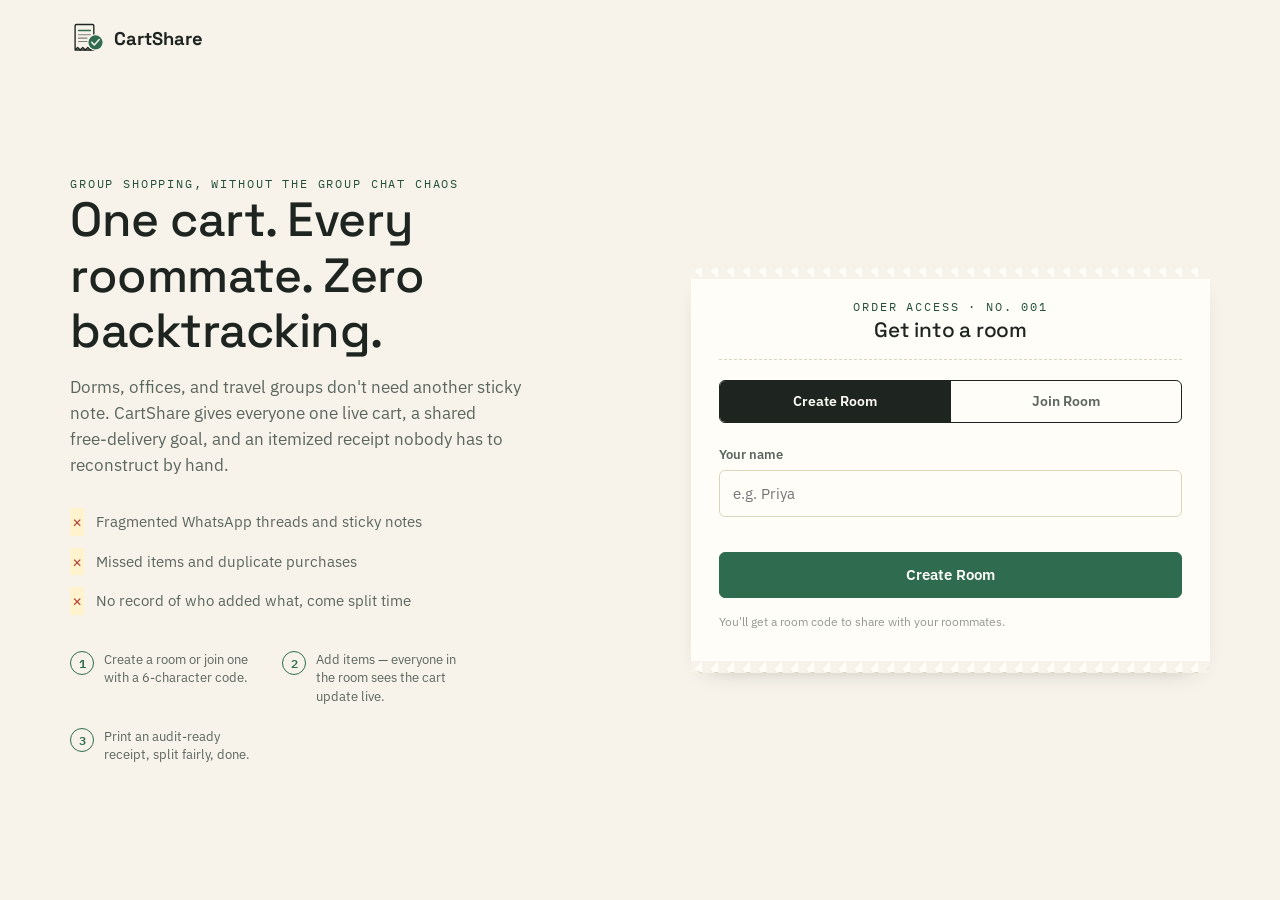
<file: CartShare/index.html>
<!DOCTYPE html>
<html lang="en">
<head>
<meta charset="UTF-8" />
<meta name="viewport" content="width=device-width, initial-scale=1.0" />
<title>CartShare — One cart. Every roommate.</title>
<meta name="description" content="CartShare turns chaotic group shopping into one live, shared cart with a printable receipt at the end." />
<link rel="icon" type="image/svg+xml" href="assets/logo.svg" />

<!-- Bootstrap: used for its responsive grid & utility classes only;
     visual identity comes entirely from css/style.css -->
<link href="https://cdn.jsdelivr.net/npm/bootstrap@5.3.3/dist/css/bootstrap.min.css" rel="stylesheet">
<link rel="stylesheet" href="css/style.css" />
</head>
<body>

<div class="login-shell container">

  <header class="login-header">
    <div class="brand">
      <img src="assets/logo.svg" width="34" height="34" alt="" />
      <span>CartShare</span>
    </div>
  </header>

  <main class="login-main">
    <!-- ============ LEFT: pitch ============ -->
    <section class="hero-copy">
      <p class="eyebrow">Group shopping, without the group chat chaos</p>
      <h1>One cart. Every roommate. Zero backtracking.</h1>
      <p class="lede">
        Dorms, offices, and travel groups don't need another sticky note.
        CartShare gives everyone one live cart, a shared free‑delivery
        goal, and an itemized receipt nobody has to reconstruct by hand.
      </p>

      <div class="pain-points">
        <div class="pain-point"><span class="mark">✕</span> Fragmented WhatsApp threads and sticky notes</div>
        <div class="pain-point"><span class="mark">✕</span> Missed items and duplicate purchases</div>
        <div class="pain-point"><span class="mark">✕</span> No record of who added what, come split time</div>
      </div>

      <div class="how-strip">
        <div class="how-step">
          <span class="num">1</span>
          <p>Create a room or join one with a 6‑character code.</p>
        </div>
        <div class="how-step">
          <span class="num">2</span>
          <p>Add items — everyone in the room sees the cart update live.</p>
        </div>
        <div class="how-step">
          <span class="num">3</span>
          <p>Print an audit‑ready receipt, split fairly, done.</p>
        </div>
      </div>
    </section>

    <!-- ============ RIGHT: auth ticket ============ -->
    <section class="ticket" aria-labelledby="ticket-heading">
      <div class="ticket-head">
        <span class="eyebrow">Order Access · No. 001</span>
        <h2 id="ticket-heading">Get into a room</h2>
      </div>

      <div class="tabs" role="tablist" aria-label="Room access mode">
        <button class="tab" id="tab-create" role="tab" aria-selected="true" aria-controls="panel-create">Create Room</button>
        <button class="tab" id="tab-join" role="tab" aria-selected="false" aria-controls="panel-join">Join Room</button>
      </div>

      <!-- CREATE -->
      <form id="panel-create" class="tab-panel" role="tabpanel" aria-labelledby="tab-create" novalidate>
        <div class="field">
          <label for="create-name">Your name</label>
          <input type="text" id="create-name" placeholder="e.g. Priya" autocomplete="off" required />
          <div class="field-error" id="create-name-error"></div>
        </div>
        <button type="submit" class="btn btn-primary btn-block">Create Room</button>
        <p class="helper-text" style="margin-top:14px;">You'll get a room code to share with your roommates.</p>
      </form>

      <!-- JOIN -->
      <form id="panel-join" class="tab-panel" role="tabpanel" aria-labelledby="tab-join" hidden novalidate>
        <div class="field">
          <label for="join-name">Your name</label>
          <input type="text" id="join-name" placeholder="e.g. Sam" autocomplete="off" required />
        </div>
        <div class="field">
          <label for="join-code">Room code</label>
          <input type="text" id="join-code" class="mono-input" placeholder="XXXXXX" maxlength="6" autocomplete="off" required />
          <div class="field-error" id="join-error"></div>
        </div>
        <button type="submit" class="btn btn-primary btn-block">Join Room</button>
        <p class="helper-text" style="margin-top:14px;">Ask whoever started the room for their 6‑character code.</p>
      </form>
    </section>
  </main>
</div>

<script src="js/storage.js"></script>
<script src="js/login.js"></script>
</body>
</html>
</file>
<file: CartShare/css/style.css>
/* =================================================================
   CartShare — style.css
   Design language: a shared grocery receipt. The app *is* the tape —
   torn edges, printed order numbers, ink-stamp accents — because the
   product's entire payoff is an audit-ready receipt at the end.
   ================================================================= */

@import url("https://fonts.googleapis.com/css2?family=Space+Grotesk:wght@500;700&family=IBM+Plex+Mono:wght@400;500;600&family=IBM+Plex+Sans:wght@400;500;600&display=swap");

:root {
  /* ---- color tokens ---- */
  --paper: #f7f3ea;
  --paper-dim: #efe8d8;
  --paper-card: #fffdf8;
  --ink: #1e2521;
  --ink-soft: #5b665f;
  --ink-faint: #93998f;
  --stamp: #2f6b4f;
  --stamp-dark: #234f3a;
  --stamp-tint: #e3ede6;
  --coral: #b23a2f;
  --coral-tint: #f5e3e0;
  --thread: #c9a227;
  --line: #ddd4bd;

  /* ---- type tokens ---- */
  --font-display: "Space Grotesk", "Segoe UI", sans-serif;
  --font-mono: "IBM Plex Mono", "SFMono-Regular", Consolas, monospace;
  --font-body: "IBM Plex Sans", "Segoe UI", sans-serif;

  /* ---- layout tokens ---- */
  --radius-sm: 6px;
  --radius-md: 10px;
  --shadow-card: 0 1px 0 var(--line), 0 10px 24px -18px rgba(30, 37, 33, 0.45);
}

* {
  box-sizing: border-box;
}

html {
  scroll-behavior: smooth;
}

body {
  margin: 0;
  font-family: var(--font-body);
  color: var(--ink);
  background: var(--paper);
  background-image: radial-gradient(var(--line) 0.6px, transparent 0.6px);
  background-size: 22px 22px;
  min-height: 100vh;
}

h1, h2, h3, h4 {
  font-family: var(--font-display);
  margin: 0;
  line-height: 1.15;
  letter-spacing: -0.01em;
}

p {
  margin: 0;
}

a {
  color: var(--stamp-dark);
}

.mono {
  font-family: var(--font-mono);
}

button {
  font-family: inherit;
}

/* visible focus ring everywhere, respects keyboard users */
:focus-visible {
  outline: 2px solid var(--stamp);
  outline-offset: 2px;
}

@media (prefers-reduced-motion: reduce) {
  * {
    animation-duration: 0.001ms !important;
    transition-duration: 0.001ms !important;
    scroll-behavior: auto !important;
  }
}

.container {
  width: 100%;
  max-width: 1180px;
  margin: 0 auto;
  padding: 0 20px;
}

.eyebrow {
  font-family: var(--font-mono);
  font-size: 0.72rem;
  letter-spacing: 0.16em;
  text-transform: uppercase;
  color: var(--stamp-dark);
}

/* =============== buttons =============== */
.btn {
  display: inline-flex;
  align-items: center;
  justify-content: center;
  gap: 8px;
  border: 1.5px solid var(--ink);
  background: transparent;
  color: var(--ink);
  font-weight: 600;
  font-size: 0.92rem;
  padding: 11px 20px;
  border-radius: var(--radius-sm);
  cursor: pointer;
  transition: transform 0.12s ease, background 0.12s ease, color 0.12s ease;
}
.btn:hover {
  transform: translateY(-1px);
}
.btn:active {
  transform: translateY(0);
}
.btn-primary {
  background: var(--stamp);
  border-color: var(--stamp);
  color: var(--paper-card);
}
.btn-primary:hover {
  background: var(--stamp-dark);
  border-color: var(--stamp-dark);
}
.btn-ghost {
  border-color: var(--line);
  color: var(--ink-soft);
}
.btn-ghost:hover {
  border-color: var(--ink);
  color: var(--ink);
}
.btn-danger {
  border-color: transparent;
  color: var(--coral);
  padding: 6px 10px;
  font-size: 0.82rem;
}
.btn-danger:hover {
  background: var(--coral-tint);
}
.btn-block {
  width: 100%;
}
.btn:disabled {
  opacity: 0.45;
  cursor: not-allowed;
  transform: none;
}

/* =============== form controls =============== */
label {
  display: block;
  font-size: 0.8rem;
  font-weight: 600;
  color: var(--ink-soft);
  margin-bottom: 6px;
}

.field {
  margin-bottom: 16px;
}

input[type="text"],
input[type="number"] {
  width: 100%;
  padding: 11px 13px;
  border: 1.5px solid var(--line);
  border-radius: var(--radius-sm);
  background: var(--paper-card);
  color: var(--ink);
  font-size: 0.96rem;
  font-family: var(--font-body);
}
input.mono-input {
  font-family: var(--font-mono);
  letter-spacing: 0.14em;
  text-transform: uppercase;
}
input:focus {
  border-color: var(--stamp);
}
.field-error {
  color: var(--coral);
  font-size: 0.8rem;
  margin-top: 6px;
  min-height: 1em;
}

/* =================================================================
   LOGIN PAGE (index.html)
   ================================================================= */
.login-shell {
  min-height: 100vh;
  display: flex;
  flex-direction: column;
}

.login-header {
  padding: 22px 0 0;
}
.brand {
  display: flex;
  align-items: center;
  gap: 10px;
  font-family: var(--font-display);
  font-weight: 700;
  font-size: 1.15rem;
}
.brand img {
  display: block;
}

.login-main {
  flex: 1;
  display: grid;
  grid-template-columns: 1.05fr 0.95fr;
  gap: 48px;
  align-items: center;
  padding: 48px 0 64px;
}

.hero-copy h1 {
  font-size: clamp(2.1rem, 4vw, 3rem);
  max-width: 12ch;
}
.hero-copy .lede {
  margin-top: 16px;
  color: var(--ink-soft);
  font-size: 1.05rem;
  max-width: 46ch;
  line-height: 1.55;
}

.pain-points {
  margin-top: 30px;
  display: flex;
  flex-direction: column;
  gap: 12px;
}
.pain-point {
  display: flex;
  gap: 12px;
  align-items: baseline;
  font-size: 0.92rem;
  color: var(--ink-soft);
}
.pain-point .mark {
  font-family: var(--font-mono);
  color: var(--coral);
  font-weight: 600;
}

.how-strip {
  margin-top: 36px;
  display: flex;
  gap: 22px;
  flex-wrap: wrap;
}
.how-step {
  display: flex;
  gap: 10px;
  align-items: flex-start;
  max-width: 190px;
}
.how-step .num {
  font-family: var(--font-mono);
  font-weight: 600;
  color: var(--stamp);
  border: 1.5px solid var(--stamp);
  border-radius: 50%;
  width: 24px;
  height: 24px;
  flex: none;
  display: flex;
  align-items: center;
  justify-content: center;
  font-size: 0.78rem;
}
.how-step p {
  font-size: 0.82rem;
  color: var(--ink-soft);
  line-height: 1.4;
}

/* the receipt-shaped auth card */
.ticket {
  position: relative;
  background: var(--paper-card);
  border-radius: var(--radius-md);
  box-shadow: var(--shadow-card);
  padding: 30px 28px 26px;
}
.ticket::before,
.ticket::after {
  content: "";
  position: absolute;
  left: 0;
  right: 0;
  height: 12px;
  background-image: linear-gradient(135deg, var(--paper) 50%, transparent 50%),
    linear-gradient(45deg, var(--paper) 50%, transparent 50%);
  background-size: 16px 16px;
  background-repeat: repeat-x;
}
.ticket::before {
  top: -1px;
  background-position: bottom;
}
.ticket::after {
  bottom: -1px;
  background-position: top;
}

.ticket-head {
  text-align: center;
  padding-bottom: 16px;
  margin-bottom: 20px;
  border-bottom: 1.5px dashed var(--line);
}
.ticket-head .eyebrow {
  display: block;
}
.ticket-head h2 {
  font-size: 1.3rem;
  margin-top: 4px;
}

.tabs {
  display: flex;
  border: 1.5px solid var(--ink);
  border-radius: var(--radius-sm);
  overflow: hidden;
  margin-bottom: 22px;
}
.tab {
  flex: 1;
  border: none;
  background: transparent;
  padding: 10px 8px;
  font-weight: 600;
  font-size: 0.86rem;
  cursor: pointer;
  color: var(--ink-soft);
  border-right: 1.5px solid var(--ink);
}
.tab:last-child {
  border-right: none;
}
.tab[aria-selected="true"] {
  background: var(--ink);
  color: var(--paper-card);
}

.tab-panel[hidden] {
  display: none;
}

.helper-text {
  font-size: 0.78rem;
  color: var(--ink-faint);
  margin-top: -8px;
  margin-bottom: 16px;
}

/* =================================================================
   ROOM PAGE (room.html)
   ================================================================= */
.app-header {
  border-bottom: 1.5px solid var(--ink);
  background: var(--paper-dim);
}
.app-header-inner {
  display: flex;
  align-items: center;
  justify-content: space-between;
  gap: 16px;
  padding: 14px 0;
  flex-wrap: wrap;
}

.room-badge {
  display: flex;
  align-items: center;
  gap: 10px;
  background: var(--ink);
  color: var(--paper);
  padding: 8px 14px;
  border-radius: var(--radius-sm);
  font-family: var(--font-mono);
}
.room-badge .code {
  font-weight: 600;
  letter-spacing: 0.16em;
  font-size: 1rem;
}
.room-badge button {
  background: none;
  border: 1px solid var(--paper);
  color: var(--paper);
  border-radius: 4px;
  font-size: 0.7rem;
  padding: 3px 7px;
  cursor: pointer;
  font-family: var(--font-mono);
}

.who-am-i {
  display: flex;
  align-items: center;
  gap: 8px;
  font-size: 0.85rem;
  color: var(--ink-soft);
}
.avatar-dot {
  width: 22px;
  height: 22px;
  border-radius: 50%;
  display: inline-flex;
  align-items: center;
  justify-content: center;
  color: #fff;
  font-size: 0.68rem;
  font-weight: 700;
  font-family: var(--font-mono);
  flex: none;
}

.header-actions {
  display: flex;
  gap: 10px;
  align-items: center;
}

.app-main {
  padding: 28px 0 60px;
  display: grid;
  grid-template-columns: 1fr 340px;
  gap: 24px;
  align-items: start;
}

.card {
  background: var(--paper-card);
  border: 1px solid var(--line);
  border-radius: var(--radius-md);
  box-shadow: var(--shadow-card);
  padding: 22px;
}
.card + .card {
  margin-top: 20px;
}
.card-title {
  display: flex;
  align-items: baseline;
  justify-content: space-between;
  margin-bottom: 16px;
}
.card-title h2 {
  font-size: 1.05rem;
}
.card-title .count {
  font-family: var(--font-mono);
  font-size: 0.78rem;
  color: var(--ink-faint);
}

/* add item form */
.add-item-form {
  display: grid;
  grid-template-columns: 1fr 90px 120px auto;
  gap: 12px;
  align-items: end;
}
.add-item-form .field {
  margin-bottom: 0;
}

/* threshold progress */
.threshold {
  margin-top: 4px;
}
.threshold-row {
  display: flex;
  justify-content: space-between;
  font-size: 0.82rem;
  margin-bottom: 8px;
  color: var(--ink-soft);
}
.threshold-row strong {
  color: var(--ink);
  font-family: var(--font-mono);
}
.progress-track {
  height: 10px;
  background: var(--paper-dim);
  border: 1px solid var(--line);
  border-radius: 999px;
  overflow: hidden;
}
.progress-fill {
  height: 100%;
  background: var(--stamp);
  border-radius: 999px;
  transition: width 0.3s ease;
}
.progress-fill.met {
  background: var(--stamp);
}
.threshold-msg {
  margin-top: 8px;
  font-size: 0.82rem;
  color: var(--ink-soft);
}
.threshold-msg.met {
  color: var(--stamp-dark);
  font-weight: 600;
}

/* cart items */
.cart-list {
  list-style: none;
  margin: 0;
  padding: 0;
}
.cart-row {
  display: flex;
  align-items: center;
  gap: 12px;
  padding: 12px 0;
  border-bottom: 1px dashed var(--line);
}
.cart-row:last-child {
  border-bottom: none;
}
.cart-row .initials {
  width: 26px;
  height: 26px;
  border-radius: 50%;
  color: #fff;
  font-family: var(--font-mono);
  font-size: 0.7rem;
  font-weight: 700;
  display: flex;
  align-items: center;
  justify-content: center;
  flex: none;
}
.cart-row .item-name {
  flex: 1;
  min-width: 0;
}
.cart-row .item-name .name {
  font-weight: 600;
  display: block;
}
.cart-row .item-name .meta {
  font-size: 0.76rem;
  color: var(--ink-faint);
}
.cart-row .qty {
  font-family: var(--font-mono);
  color: var(--ink-soft);
  font-size: 0.85rem;
  width: 46px;
  text-align: right;
}
.cart-row .line-total {
  font-family: var(--font-mono);
  font-weight: 600;
  width: 74px;
  text-align: right;
}

.empty-state {
  text-align: center;
  padding: 34px 10px;
  color: var(--ink-faint);
}
.empty-state .glyph {
  font-size: 1.8rem;
  display: block;
  margin-bottom: 8px;
}

.cart-footer {
  display: flex;
  justify-content: space-between;
  align-items: center;
  margin-top: 16px;
  padding-top: 16px;
  border-top: 1.5px solid var(--ink);
}
.cart-footer .subtotal-label {
  font-size: 0.85rem;
  color: var(--ink-soft);
}
.cart-footer .subtotal-value {
  font-family: var(--font-mono);
  font-size: 1.3rem;
  font-weight: 600;
}

/* sidebar: participants + activity */
.participant-list {
  list-style: none;
  margin: 0;
  padding: 0;
  display: flex;
  flex-direction: column;
  gap: 10px;
}
.participant-list li {
  display: flex;
  align-items: center;
  gap: 10px;
  font-size: 0.88rem;
}
.participant-list .you-tag {
  margin-left: auto;
  font-family: var(--font-mono);
  font-size: 0.68rem;
  color: var(--stamp-dark);
  background: var(--stamp-tint);
  padding: 2px 6px;
  border-radius: 4px;
}

.activity-list {
  list-style: none;
  margin: 0;
  padding: 0;
  max-height: 360px;
  overflow-y: auto;
  display: flex;
  flex-direction: column;
  gap: 14px;
}
.activity-item {
  display: flex;
  gap: 10px;
  font-size: 0.84rem;
}
.activity-item .rail {
  width: 6px;
  border-radius: 3px;
  flex: none;
  background: var(--line);
}
.activity-item.add .rail { background: var(--stamp); }
.activity-item.remove .rail { background: var(--coral); }
.activity-item.join .rail { background: var(--thread); }
.activity-item.leave .rail { background: var(--ink-faint); }
.activity-item .msg {
  color: var(--ink);
}
.activity-item .time {
  display: block;
  color: var(--ink-faint);
  font-family: var(--font-mono);
  font-size: 0.72rem;
  margin-top: 2px;
}

.print-cta {
  position: sticky;
  bottom: 20px;
  margin-top: 20px;
}
.print-cta .btn {
  width: 100%;
  padding: 14px;
  font-size: 1rem;
}

.toast {
  position: fixed;
  bottom: 24px;
  left: 50%;
  transform: translateX(-50%) translateY(20px);
  background: var(--ink);
  color: var(--paper);
  padding: 10px 18px;
  border-radius: var(--radius-sm);
  font-size: 0.85rem;
  opacity: 0;
  pointer-events: none;
  transition: opacity 0.2s ease, transform 0.2s ease;
  z-index: 50;
}
.toast.show {
  opacity: 1;
  transform: translateX(-50%) translateY(0);
}

/* =================================================================
   RECEIPT (screen: hidden / print: the only thing visible)
   ================================================================= */
.receipt-sheet {
  display: none;
}

.receipt-paper {
  width: 340px;
  margin: 0 auto;
  background: #fff;
  color: #111;
  font-family: var(--font-mono);
  padding: 22px 20px;
}
.receipt-paper h2 {
  font-family: var(--font-mono);
  text-align: center;
  font-size: 1.05rem;
  letter-spacing: 0.06em;
}
.receipt-sub {
  text-align: center;
  font-size: 0.7rem;
  color: #444;
  margin-top: 4px;
}
.receipt-hr {
  border: none;
  border-top: 1px dashed #999;
  margin: 12px 0;
}
.receipt-row {
  display: flex;
  justify-content: space-between;
  font-size: 0.78rem;
  margin: 4px 0;
}
.receipt-items .receipt-row .r-name {
  max-width: 190px;
}
.receipt-total {
  font-size: 0.95rem;
  font-weight: 700;
}
.receipt-foot {
  text-align: center;
  font-size: 0.68rem;
  color: #555;
  margin-top: 14px;
}
.receipt-status {
  text-align: center;
  font-size: 0.72rem;
  margin: 10px 0;
  padding: 6px;
  border: 1px dashed #999;
}

/* =============== responsive =============== */
@media (max-width: 900px) {
  .login-main {
    grid-template-columns: 1fr;
    padding-top: 20px;
  }
  .app-main {
    grid-template-columns: 1fr;
  }
  .add-item-form {
    grid-template-columns: 1fr 1fr;
  }
  .add-item-form .btn {
    grid-column: 1 / -1;
  }
}

@media (max-width: 560px) {
  .app-header-inner {
    justify-content: flex-start;
  }
  .header-actions {
    width: 100%;
    justify-content: space-between;
  }
  .cart-row .item-name .meta {
    display: none;
  }
}

/* =============== print =============== */
@media print {
  body {
    background: #fff !important;
    background-image: none !important;
  }
  .no-print {
    display: none !important;
  }
  .receipt-sheet {
    display: block !important;
  }
}
</file>
